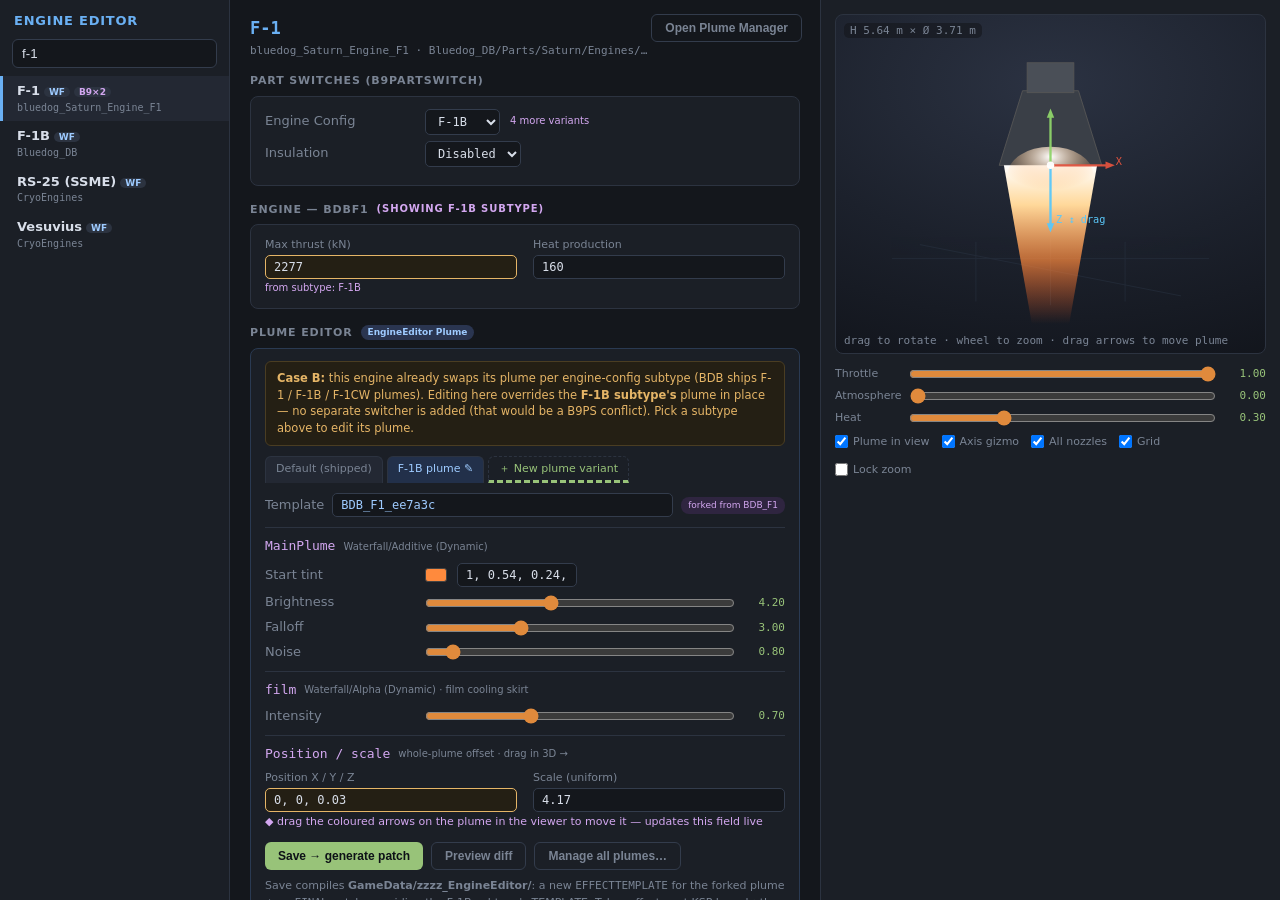
<file: web/mockup.html>
<!DOCTYPE html>
<html lang="en"><head><meta charset="utf-8"><title>Engine Editor — Plume Suite Mockup</title>
<style>
:root{--bg:#14171c;--bg2:#1b1f26;--bg3:#232833;--fg:#d8dee9;--dim:#7a8494;--accent:#6ab0f3;
--warn:#e5b567;--err:#e06c75;--ok:#98c379;--pur:#d3a7f0;--blue:#9ecbff;
--mono:"Cascadia Code",Consolas,monospace}
*{box-sizing:border-box;margin:0}
body{background:var(--bg);color:var(--fg);font:13px/1.45 "Segoe UI",system-ui,sans-serif}
#app{display:grid;grid-template-columns:230px 1fr 460px;height:100vh}
/* catalog */
#cat{background:var(--bg2);border-right:1px solid #2c3340;display:flex;flex-direction:column}
#cat h1{font-size:13px;letter-spacing:.06em;text-transform:uppercase;color:var(--accent);padding:12px 14px 8px}
#cat input{margin:0 12px 8px;padding:6px 9px;background:var(--bg);border:1px solid #333c4c;border-radius:6px;color:var(--fg)}
.ci{padding:6px 14px;border-left:3px solid transparent;cursor:pointer}
.ci.sel{background:var(--bg3);border-left-color:var(--accent)}
.ci .t{font-weight:600}.ci .s{font-family:var(--mono);font-size:10px;color:var(--dim)}
.chip{font-size:9px;padding:0 5px;border-radius:8px;background:#2c3340;margin-left:4px}
.chip.wf{color:var(--blue)}.chip.b9{color:var(--pur)}
/* config column */
#cfg{overflow-y:auto;padding:16px 20px}
#cfg h2{font-family:var(--mono);font-size:17px;color:var(--accent)}
.src{color:var(--dim);font-size:11px;font-family:var(--mono);margin:2px 0 14px}
.sec{margin-bottom:16px}
.sec>h3{font-size:11px;text-transform:uppercase;letter-spacing:.08em;color:var(--dim);margin-bottom:7px;
display:flex;align-items:center;gap:8px}
.sec>h3 .pill{font-size:9px;background:#2a3550;color:var(--blue);padding:1px 7px;border-radius:8px;text-transform:none;letter-spacing:0}
.card{background:var(--bg2);border:1px solid #2c3340;border-radius:8px;padding:12px 14px}
.row{display:flex;align-items:center;gap:10px;margin-bottom:6px}
.row label{min-width:150px;color:var(--dim)}
select,.inp{background:var(--bg);color:var(--fg);border:1px solid #333c4c;border-radius:5px;padding:4px 8px;font-family:var(--mono);font-size:12px}
.grid{display:grid;grid-template-columns:1fr 1fr;gap:7px 16px}
.f{display:flex;flex-direction:column;gap:2px}.f label{font-size:11px;color:var(--dim)}
.f .inp{width:100%}.f .inp.ed{border-color:var(--warn);background:#241f14}
.fromsub{font-size:10px;color:var(--pur)}
/* plume editor */
.pe{border-color:#2a3a52}
.petabs{display:flex;gap:4px;margin-bottom:10px;flex-wrap:wrap}
.petab{font-size:11px;padding:4px 10px;border-radius:6px 6px 0 0;background:var(--bg3);cursor:pointer;border:1px solid #2c3340;border-bottom:none}
.petab.on{background:#22304a;color:var(--blue)}
.petab.add{background:transparent;color:var(--ok);border-style:dashed}
.petab.def{color:var(--dim)}
.namerow{display:flex;align-items:center;gap:8px;margin-bottom:10px}
.namerow .inp{flex:1;color:var(--blue)}
.forkbadge{font-size:9px;background:#2f2540;color:var(--pur);padding:2px 7px;border-radius:8px}
.eff{border-top:1px solid #2c3340;padding-top:9px;margin-top:9px}
.effhead{display:flex;align-items:center;gap:8px;margin-bottom:7px}
.effhead .en{font-family:var(--mono);color:var(--pur)}
.effhead .sh{font-size:10px;color:var(--dim)}
.slider{display:flex;align-items:center;gap:8px}
.slider input[type=range]{flex:1;accent-color:#e08a3c}
.slider .v{font-family:var(--mono);font-size:11px;width:42px;text-align:right;color:var(--ok)}
.sw{width:22px;height:14px;border-radius:3px;border:1px solid #444;display:inline-block;vertical-align:-2px}
.gizhint{font-size:11px;color:var(--pur);margin-top:2px}
.petools{display:flex;gap:8px;margin-top:12px}
button{background:var(--accent);color:#0d1117;border:0;border-radius:6px;padding:6px 13px;font-weight:600;cursor:pointer;font-size:12px}
button.g{background:transparent;color:var(--dim);border:1px solid #333c4c}
button.ok{background:var(--ok);color:#0d1117}
.note{font-size:11px;color:var(--dim);margin-top:8px;line-height:1.5}
.caseB{background:#241f14;border:1px solid #4a3d22;border-radius:6px;padding:8px 11px;font-size:11.5px;color:var(--warn);margin-bottom:10px}
/* viewer column */
#view{background:var(--bg2);border-left:1px solid #2c3340;display:flex;flex-direction:column;padding:14px}
.vbox{position:relative;height:340px;border-radius:8px;border:1px solid #2c3340;overflow:hidden;
background:radial-gradient(120% 90% at 50% 20%,#2b3242 0%,#1c212c 55%,#12151c 100%)}
.vdims{position:absolute;left:8px;top:8px;font:11px var(--mono);color:var(--dim);background:rgba(20,23,28,.6);padding:1px 6px;border-radius:5px}
.vhint{position:absolute;left:8px;bottom:6px;font:11px var(--mono);color:var(--dim)}
/* fake engine+plume svg */
.vctrls{margin-top:12px}
.vctrls .slider{margin-bottom:6px}.vctrls label{color:var(--dim);font-size:11px;min-width:66px;display:inline-block}
.vchecks{display:flex;flex-wrap:wrap;gap:12px;margin-top:8px;font-size:11px;color:var(--dim)}
.vchecks label{display:flex;align-items:center;gap:5px}
/* manager modal */
#mgr{position:fixed;inset:0;background:rgba(0,0,0,.55);display:flex;align-items:center;justify-content:center;z-index:20}
#mgr.hide{display:none}
.mbox{background:var(--bg2);border:1px solid #33415a;border-radius:10px;width:min(820px,92vw);max-height:86vh;display:flex;flex-direction:column;overflow:hidden}
.mhead{padding:14px 18px;border-bottom:1px solid #2c3340;display:flex;align-items:center;gap:12px}
.mhead h3{font-size:14px;color:var(--accent)}
.mhead input{flex:1;background:var(--bg);border:1px solid #333c4c;border-radius:6px;padding:6px 10px;color:var(--fg)}
.mlist{overflow-y:auto;padding:6px 0}
.mrow{display:grid;grid-template-columns:1fr 70px 90px 130px;gap:10px;align-items:center;padding:8px 18px;border-bottom:1px solid #232833}
.mrow:hover{background:var(--bg3)}
.mrow .nm{font-family:var(--mono);font-size:12px}.mrow .nm.ee{color:var(--pur)}
.mrow .meta{font-size:11px;color:var(--dim)}
.mrow .ro{font-size:9px;color:var(--dim);border:1px solid #333c4c;border-radius:8px;padding:1px 6px}
.mrow .ee{font-size:9px;color:var(--pur);border:1px solid #4a3a5c;border-radius:8px;padding:1px 6px}
.opener{position:fixed;right:478px;top:14px;z-index:5}
</style></head>
<body>
<div id="app">
  <!-- catalog -->
  <aside id="cat">
    <h1>Engine Editor</h1>
    <input placeholder="Search 985 engines…" value="f-1">
    <div style="overflow-y:auto">
      <div class="ci sel"><div class="t">F-1<span class="chip wf">WF</span><span class="chip b9">B9×2</span></div><div class="s">bluedog_Saturn_Engine_F1</div></div>
      <div class="ci"><div class="t">F-1B<span class="chip wf">WF</span></div><div class="s">Bluedog_DB</div></div>
      <div class="ci"><div class="t">RS-25 (SSME)<span class="chip wf">WF</span></div><div class="s">CryoEngines</div></div>
      <div class="ci"><div class="t">Vesuvius<span class="chip wf">WF</span></div><div class="s">CryoEngines</div></div>
    </div>
  </aside>

  <!-- config -->
  <main id="cfg">
    <h2>F-1</h2>
    <div class="src">bluedog_Saturn_Engine_F1 · Bluedog_DB/Parts/Saturn/Engines/…</div>

    <div class="sec"><h3>Part switches (B9PartSwitch)</h3>
      <div class="card">
        <div class="row"><label>Engine Config</label><select><option>F-1</option><option selected>F-1B</option><option>F-1CW</option></select><span class="fromsub">4 more variants</span></div>
        <div class="row"><label>Insulation</label><select><option>Disabled</option><option>Enabled</option></select></div>
      </div>
    </div>

    <div class="sec"><h3>Engine — BDBF1 <span style="color:var(--pur);font-size:10px">(showing F-1B subtype)</span></h3>
      <div class="card"><div class="grid">
        <div class="f"><label>Max thrust (kN)</label><input class="inp ed" value="2277"><span class="fromsub">from subtype: F-1B</span></div>
        <div class="f"><label>Heat production</label><input class="inp" value="160"></div>
      </div></div>
    </div>

    <!-- THE NEW PART -->
    <div class="sec"><h3>Plume editor <span class="pill">EngineEditor Plume</span></h3>
      <div class="card pe">
        <div class="caseB"><b>Case B:</b> this engine already swaps its plume per engine-config subtype (BDB ships F-1 / F-1B / F-1CW plumes). Editing here overrides the <b>F-1B subtype's</b> plume in place — no separate switcher is added (that would be a B9PS conflict). Pick a subtype above to edit its plume.</div>

        <div class="petabs">
          <div class="petab def">Default (shipped)</div>
          <div class="petab on">F-1B plume ✎</div>
          <div class="petab add">＋ New plume variant</div>
        </div>

        <div class="namerow">
          <span style="color:var(--dim)">Template</span>
          <input class="inp" value="BDB_F1_ee7a3c">
          <span class="forkbadge">forked from BDB_F1</span>
        </div>

        <div class="eff">
          <div class="effhead"><span class="en">MainPlume</span><span class="sh">Waterfall/Additive (Dynamic)</span></div>
          <div class="row"><label>Start tint</label><span class="sw" style="background:#ff8a3d"></span><input class="inp" style="width:120px" value="1, 0.54, 0.24, 1"></div>
          <div class="row"><label>Brightness</label><div class="slider" style="flex:1"><input type="range" min="0" max="10" value="4.2"><span class="v">4.20</span></div></div>
          <div class="row"><label>Falloff</label><div class="slider" style="flex:1"><input type="range" min="0" max="10" value="3"><span class="v">3.00</span></div></div>
          <div class="row"><label>Noise</label><div class="slider" style="flex:1"><input type="range" min="0" max="15" value="0.8"><span class="v">0.80</span></div></div>
        </div>

        <div class="eff">
          <div class="effhead"><span class="en">film</span><span class="sh">Waterfall/Alpha (Dynamic) · film cooling skirt</span></div>
          <div class="row"><label>Intensity</label><div class="slider" style="flex:1"><input type="range" min="0" max="3" value="0.7"><span class="v">0.70</span></div></div>
        </div>

        <div class="eff">
          <div class="effhead"><span class="en">Position / scale</span><span class="sh">whole-plume offset · drag in 3D →</span></div>
          <div class="grid">
            <div class="f"><label>Position X / Y / Z</label><input class="inp ed" value="0, 0, 0.03"></div>
            <div class="f"><label>Scale (uniform)</label><input class="inp" value="4.17"></div>
          </div>
          <div class="gizhint">◆ drag the coloured arrows on the plume in the viewer to move it — updates this field live</div>
        </div>

        <div class="petools">
          <button class="ok">Save → generate patch</button>
          <button class="g">Preview diff</button>
          <button class="g" onclick="document.getElementById('mgr').classList.remove('hide')">Manage all plumes…</button>
        </div>
        <div class="note">Save compiles <b>GameData/zzzz_EngineEditor/</b>: a new <code>EFFECTTEMPLATE</code> for the forked plume + a <code>:FINAL</code> patch overriding the F-1B subtype's TEMPLATE. Takes effect next KSP launch; the editor verifies it landed after reindex.</div>
      </div>
    </div>

    <div class="sec"><h3>Warnings · full config (advanced)</h3>
      <div class="card" style="color:var(--dim);font-size:11px">▸ 7 overwrite warnings &nbsp;·&nbsp; ▸ compiled config tree</div>
    </div>
  </main>

  <!-- viewer -->
  <aside id="view">
    <div class="vbox">
      <div class="vdims">H 5.64 m × Ø 3.71 m</div>
      <svg width="100%" height="100%" viewBox="0 0 460 340" preserveAspectRatio="xMidYMid meet">
        <defs>
          <linearGradient id="pl" x1="0" y1="0" x2="0" y2="1">
            <stop offset="0" stop-color="#fff"/><stop offset=".25" stop-color="#ffd89a"/>
            <stop offset=".6" stop-color="#ff8a3d" stop-opacity=".7"/><stop offset="1" stop-color="#ff5a1e" stop-opacity="0"/></linearGradient>
          <radialGradient id="core" cx="50%" cy="18%" r="60%"><stop offset="0" stop-color="#fff"/><stop offset="1" stop-color="#ffb060" stop-opacity="0"/></radialGradient>
        </defs>
        <!-- grid -->
        <g stroke="#2c3646" stroke-width="1" opacity=".5">
          <line x1="60" y1="250" x2="400" y2="250"/><line x1="90" y1="235" x2="370" y2="290"/>
          <line x1="230" y1="228" x2="230" y2="300"/><line x1="150" y1="232" x2="150" y2="296"/><line x1="310" y1="232" x2="310" y2="296"/>
        </g>
        <!-- engine bell -->
        <path d="M200 70 L260 70 L285 150 L175 150 Z" fill="#3a3f47" stroke="#555"/>
        <rect x="205" y="40" width="50" height="32" fill="#4a4f57" stroke="#555"/>
        <!-- plume -->
        <path d="M180 150 L280 150 L250 320 L210 320 Z" fill="url(#pl)"/>
        <ellipse cx="230" cy="160" rx="46" ry="30" fill="url(#core)"/>
        <!-- gizmo at throat -->
        <g stroke-width="2.5" opacity=".95">
          <line x1="230" y1="150" x2="230" y2="215" stroke="#5ac8fa"/><polygon points="230,222 226,212 234,212" fill="#5ac8fa"/>
          <line x1="230" y1="150" x2="292" y2="150" stroke="#e0533f"/><polygon points="299,150 289,146 289,154" fill="#e0533f"/>
          <line x1="230" y1="150" x2="230" y2="96" stroke="#8fd46a"/><polygon points="230,89 226,99 234,99" fill="#8fd46a"/>
          <circle cx="230" cy="150" r="4" fill="#fff"/>
        </g>
        <text x="300" y="150" fill="#e0533f" font-size="11" font-family="monospace">X</text>
        <text x="236" y="212" fill="#5ac8fa" font-size="11" font-family="monospace">Z ↕ drag</text>
      </svg>
      <div class="vhint">drag to rotate · wheel to zoom · drag arrows to move plume</div>
    </div>
    <div class="vctrls">
      <div class="slider"><label>Throttle</label><input type="range" min="0" max="1" step=".01" value="1"><span class="v">1.00</span></div>
      <div class="slider"><label>Atmosphere</label><input type="range" min="0" max="1" step=".01" value="0"><span class="v">0.00</span></div>
      <div class="slider"><label>Heat</label><input type="range" min="0" max="1" step=".01" value="0.3"><span class="v">0.30</span></div>
      <div class="vchecks">
        <label><input type="checkbox" checked> Plume in view</label>
        <label><input type="checkbox" checked> Axis gizmo</label>
        <label><input type="checkbox" checked> All nozzles</label>
        <label><input type="checkbox" checked> Grid</label>
        <label><input type="checkbox"> Lock zoom</label>
      </div>
    </div>
  </aside>
</div>

<!-- Plume Manager modal -->
<div id="mgr" class="hide">
  <div class="mbox">
    <div class="mhead"><h3>Plume Manager</h3><input placeholder="Search templates…"><button class="ok">＋ New plume</button><button class="g" onclick="document.getElementById('mgr').classList.add('hide')">Close</button></div>
    <div class="mlist">
      <div class="mrow"><span class="nm ee">BDB_F1_ee7a3c</span><span class="ee">EngineEditor</span><span class="meta">1 engine</span><span><button class="g" style="padding:3px 9px">Edit</button></span></div>
      <div class="mrow"><span class="nm">BDB_F1_film</span><span class="ro">mod</span><span class="meta">used ×3</span><span><button class="g" style="padding:3px 9px">Clone to edit</button></span></div>
      <div class="mrow"><span class="nm">waterfall-kerolox-lower-1</span><span class="ro">mod</span><span class="meta">used ×61</span><span><button class="g" style="padding:3px 9px">Clone to edit</button></span></div>
      <div class="mrow"><span class="nm">waterfall-hydrolox-lower-4</span><span class="ro">mod</span><span class="meta">used ×18</span><span><button class="g" style="padding:3px 9px">Clone to edit</button></span></div>
      <div class="mrow"><span class="nm" style="color:var(--err)">lemon-srb-2</span><span class="ro" style="color:var(--err);border-color:var(--err)">missing</span><span class="meta">broken ref</span><span><button class="g" style="padding:3px 9px">Inspect</button></span></div>
    </div>
  </div>
</div>
<div class="opener"><button class="g" onclick="document.getElementById('mgr').classList.remove('hide')">Open Plume Manager</button></div>
</body></html>
</file>
